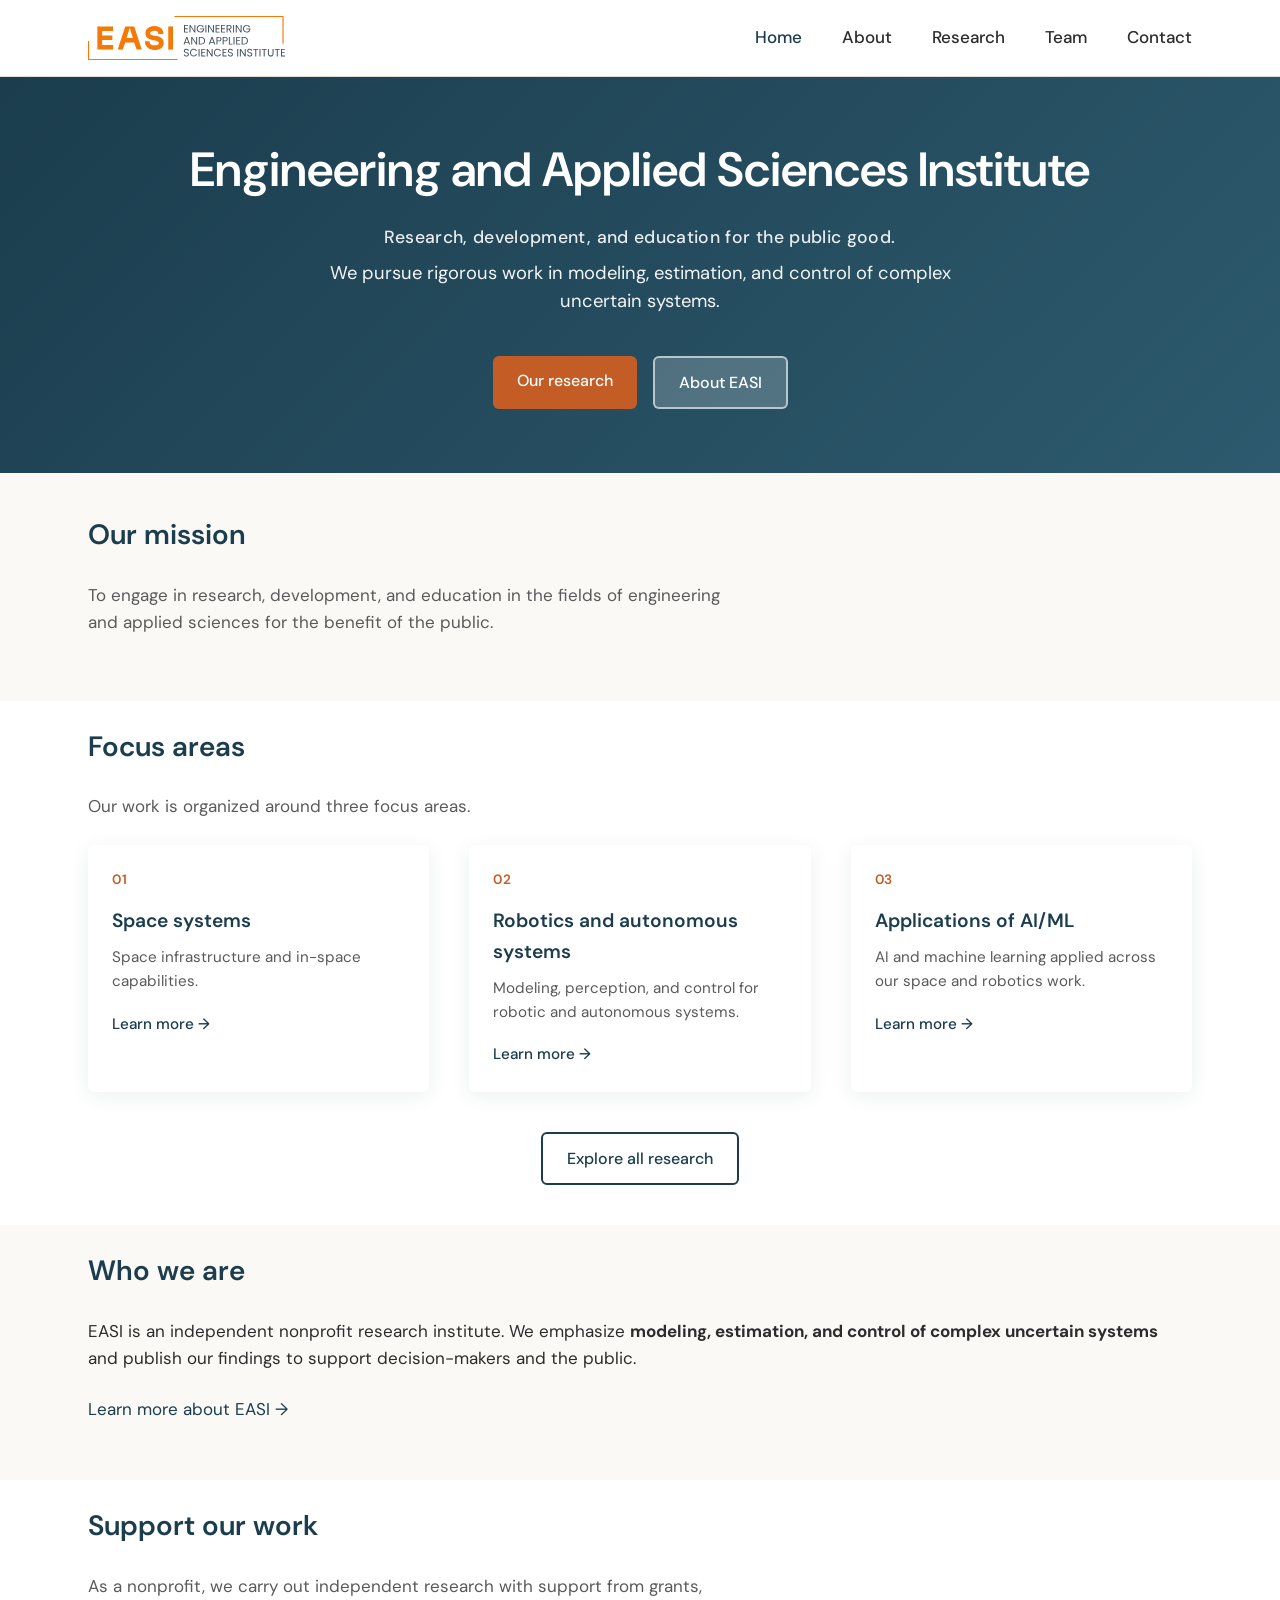
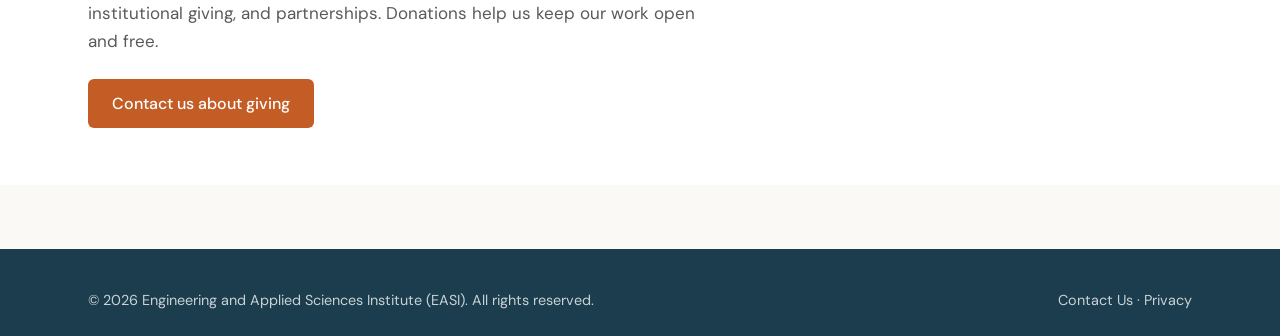
<file: index.html>
<!DOCTYPE html>
<html lang="en">
<head>
  <meta charset="UTF-8">
  <meta name="viewport" content="width=device-width, initial-scale=1.0">
  <meta name="theme-color" content="#1b3d4d">
  <title>Home | EASI</title>
  <meta name="description" content="The Engineering and Applied Sciences Institute (EASI) engages in research, development, and education in engineering and applied sciences for the benefit of the public. Space systems, robotics, AI/ML.">
  <meta property="og:type" content="website">
  <meta property="og:url" content="https://easinstitute.org/">
  <meta property="og:title" content="Home | EASI">
  <meta property="og:description" content="The Engineering and Applied Sciences Institute (EASI) engages in research, development, and education in engineering and applied sciences for the benefit of the public.">
  <meta property="og:image" content="https://easinstitute.org/images/full-logo-1200x630.png">
  <meta name="twitter:card" content="summary_large_image">
  <meta name="twitter:title" content="Home | EASI">
  <meta name="twitter:description" content="The Engineering and Applied Sciences Institute (EASI) engages in research, development, and education in engineering and applied sciences for the public.">
  <meta name="twitter:image" content="https://easinstitute.org/images/full-logo-1200x630.png">
  <link rel="canonical" href="https://easinstitute.org/">
  <script type="application/ld+json">
  {
    "@context": "https://schema.org",
    "@graph": [
      {
        "@type": "WebSite",
        "@id": "https://easinstitute.org/#website",
        "url": "https://easinstitute.org/",
        "name": "Engineering and Applied Sciences Institute",
        "description": "Research, development, and education in engineering and applied sciences for the benefit of the public. Space systems, robotics and autonomous systems, and applications of AI/ML.",
        "publisher": { "@id": "https://easinstitute.org/#organization" }
      },
      {
        "@type": "Organization",
        "@id": "https://easinstitute.org/#organization",
        "name": "Engineering and Applied Sciences Institute",
        "alternateName": "EASI",
        "url": "https://easinstitute.org/",
        "logo": "https://easinstitute.org/images/full-logo.svg",
        "description": "Independent nonprofit research institute. We engage in research, development, and education in engineering and applied sciences for the benefit of the public."
      }
    ]
  }
  </script>
  <link rel="preconnect" href="https://fonts.googleapis.com">
  <link rel="preconnect" href="https://fonts.gstatic.com" crossorigin>
  <link href="https://fonts.googleapis.com/css2?family=DM+Sans:ital,opsz,wght@0,9..40,400;0,9..40,500;0,9..40,600;1,9..40,400&display=swap" rel="stylesheet">
  <link rel="stylesheet" href="css/style.css">
  <link rel="icon" href="/images/minimal-logo.svg" type="image/svg+xml">
  <link rel="icon" href="/images/minimal-logo-1200x630.png" type="image/png">
</head>
<body>
  <header class="site-header">
    <div class="container">
      <div class="logo"><a href="/"><img src="images/full-logo.svg" alt="EASI" height="44"></a></div>
      <button class="nav-toggle" type="button" aria-label="Toggle menu" aria-expanded="false">Menu</button>
      <nav>
        <ul class="nav-main">
          <li><a href="/" aria-current="page">Home</a></li>
          <li><a href="/about">About</a></li>
          <li><a href="/research">Research</a></li>
          <li><a href="/team">Team</a></li>
          <li><a href="/contact">Contact</a></li>
        </ul>
      </nav>
    </div>
  </header>

  <main>
    <section class="hero">
      <div class="container">
        <h1>Engineering and Applied Sciences Institute</h1>
        <p class="hero-tagline">Research, development, and education for the public good.</p>
        <p class="lead">We pursue rigorous work in modeling, estimation, and control of complex uncertain systems.</p>
        <div class="hero-actions">
          <a href="/research" class="btn btn-primary">Our research</a>
          <a href="/about" class="btn btn-secondary">About EASI</a>
        </div>
      </div>
    </section>

    <section class="section section--compact">
      <div class="container">
        <h2 class="section-title">Our mission</h2>
        <p class="section-subtitle">To engage in research, development, and education in the fields of engineering and applied sciences for the benefit of the public.</p>
      </div>
    </section>

    <section class="section section--compact" style="background: var(--color-surface);">
      <div class="container">
        <h2 class="section-title">Focus areas</h2>
        <p class="section-subtitle">Our work is organized around three focus areas.</p>
        <div class="focus-area-grid">
          <article class="focus-area-card">
            <span class="focus-area-num" aria-hidden="true">01</span>
            <div class="focus-area-body">
              <h3>Space systems</h3>
              <p>Space infrastructure and in-space capabilities.</p>
              <a href="/research#space-systems">Learn more →</a>
            </div>
          </article>
          <article class="focus-area-card">
            <span class="focus-area-num" aria-hidden="true">02</span>
            <div class="focus-area-body">
              <h3>Robotics and autonomous systems</h3>
              <p>Modeling, perception, and control for robotic and autonomous systems.</p>
              <a href="/research#robotics-autonomous-systems">Learn more →</a>
            </div>
          </article>
          <article class="focus-area-card">
            <span class="focus-area-num" aria-hidden="true">03</span>
            <div class="focus-area-body">
              <h3>Applications of AI/ML</h3>
              <p>AI and machine learning applied across our space and robotics work.</p>
              <a href="/research#applications-ai-ml">Learn more →</a>
            </div>
          </article>
        </div>
        <p class="section-cta">
          <a href="/research" class="btn btn-outline">Explore all research</a>
        </p>
      </div>
    </section>

    <section class="section section--compact">
      <div class="container who-we-are">
        <h2 class="section-title">Who we are</h2>
        <p>EASI is an independent nonprofit research institute. We emphasize <strong>modeling, estimation, and control of complex uncertain systems</strong> and publish our findings to support decision-makers and the public.</p>
        <p><a href="/about">Learn more about EASI →</a></p>
      </div>
    </section>

    <section class="section section--compact" style="background: var(--color-surface);">
      <div class="container">
        <h2 class="section-title">Support our work</h2>
        <p class="section-subtitle">As a nonprofit, we carry out independent research with support from grants, institutional giving, and partnerships. Donations help us keep our work open and free.</p>
        <p>
          <a href="/contact" class="btn btn-primary">Contact us about giving</a>
        </p>
      </div>
    </section>
  </main>

  <footer class="site-footer">
    <div class="container">
      <div class="footer-bottom">
        <p>&copy; 2026 Engineering and Applied Sciences Institute (EASI). All rights reserved.</p>
        <p><a href="/contact">Contact Us</a> · <a href="/privacy">Privacy</a></p>
      </div>
    </div>
  </footer>

  <script src="js/main.js"></script>
</body>
</html>
</file>
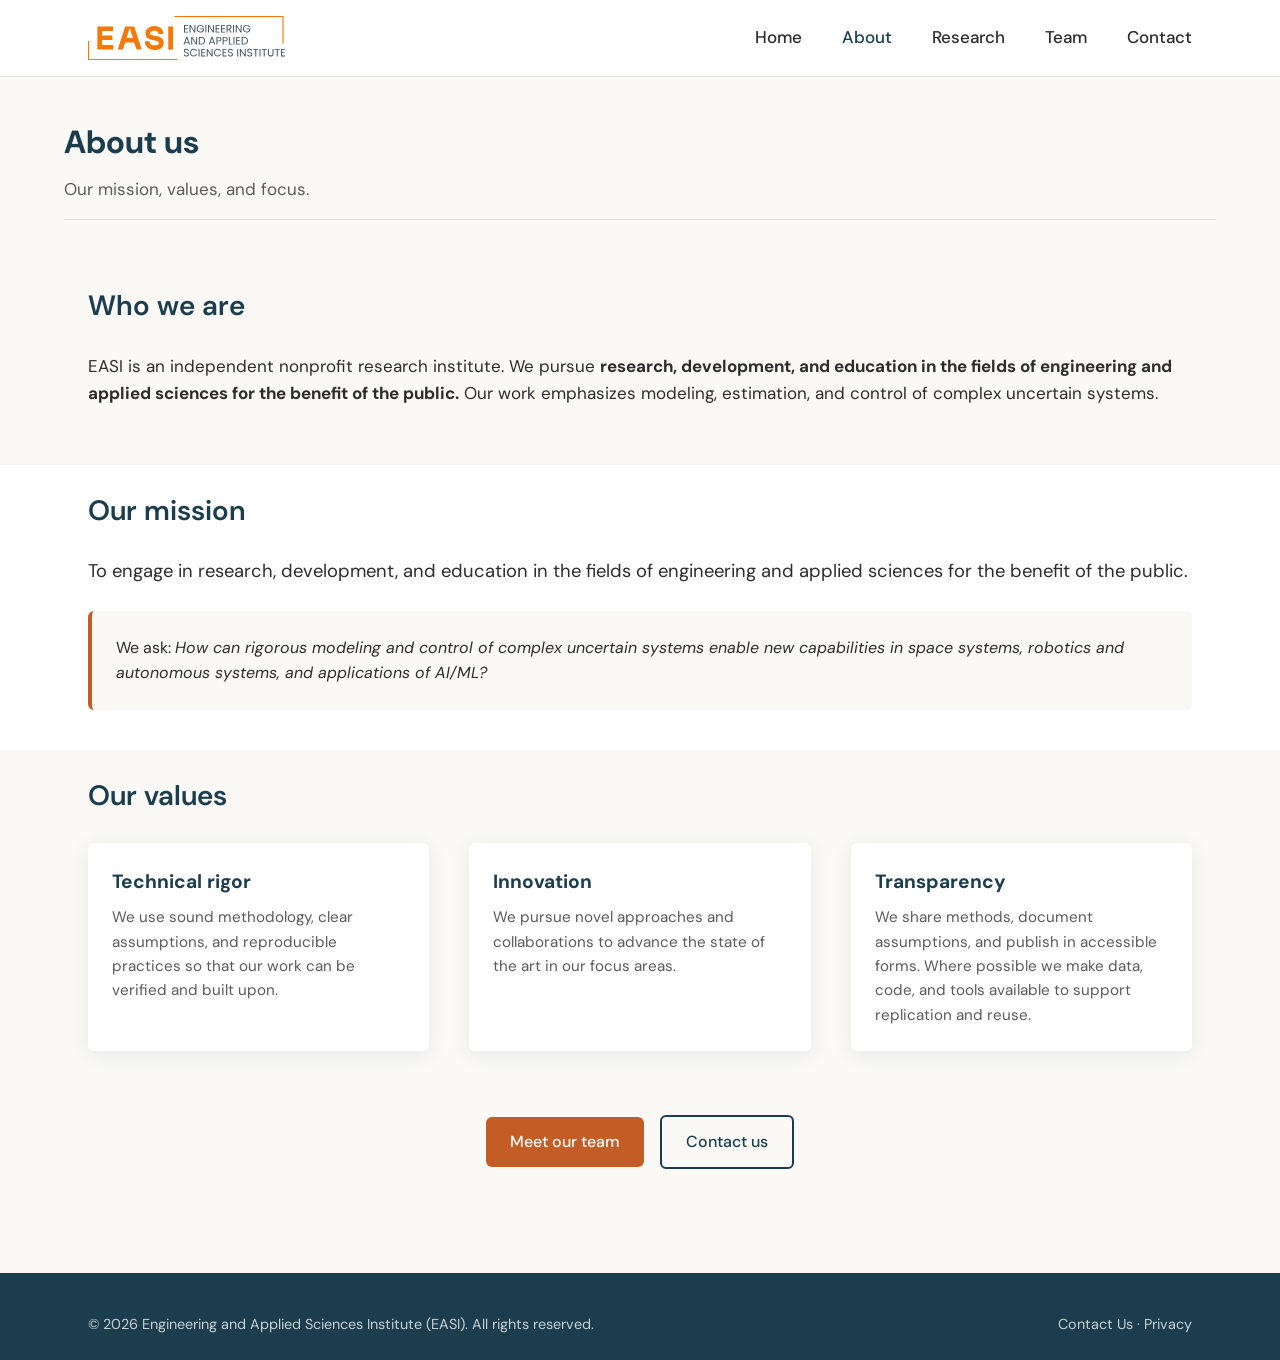
<file: about.html>
<!DOCTYPE html>
<html lang="en">
<head>
  <meta charset="UTF-8">
  <meta name="viewport" content="width=device-width, initial-scale=1.0">
  <meta name="theme-color" content="#1b3d4d">
  <title>About | EASI</title>
  <meta name="description" content="Learn about the Engineering and Applied Sciences Institute (EASI): mission, values, and history.">
  <meta property="og:type" content="website">
  <meta property="og:url" content="https://easinstitute.org/about">
  <meta property="og:title" content="About | EASI">
  <meta property="og:description" content="Learn about the Engineering and Applied Sciences Institute (EASI): mission, values, and history.">
  <meta property="og:image" content="https://easinstitute.org/images/full-logo-1200x630.png">
  <meta name="twitter:card" content="summary_large_image">
  <meta name="twitter:title" content="About | EASI">
  <meta name="twitter:description" content="Learn about the Engineering and Applied Sciences Institute (EASI): mission, values, and history.">
  <meta name="twitter:image" content="https://easinstitute.org/images/full-logo-1200x630.png">
  <link rel="canonical" href="https://easinstitute.org/about">
  <script type="application/ld+json">
  {"@context":"https://schema.org","@type":"Organization","name":"Engineering and Applied Sciences Institute","alternateName":"EASI","url":"https://easinstitute.org/","logo":"https://easinstitute.org/images/full-logo.svg","description":"Independent nonprofit research institute. We engage in research, development, and education in engineering and applied sciences for the benefit of the public."}
  </script>
  <script type="application/ld+json">
  {"@context":"https://schema.org","@type":"BreadcrumbList","itemListElement":[{"@type":"ListItem","position":1,"name":"Home","item":"https://easinstitute.org/"},{"@type":"ListItem","position":2,"name":"About","item":"https://easinstitute.org/about"}]}
  </script>
  <link rel="preconnect" href="https://fonts.googleapis.com">
  <link rel="preconnect" href="https://fonts.gstatic.com" crossorigin>
  <link href="https://fonts.googleapis.com/css2?family=DM+Sans:ital,opsz,wght@0,9..40,400;0,9..40,500;0,9..40,600;1,9..40,400&display=swap" rel="stylesheet">
  <link rel="stylesheet" href="css/style.css">
  <link rel="icon" href="/images/minimal-logo.svg" type="image/svg+xml">
  <link rel="icon" href="/images/minimal-logo-1200x630.png" type="image/png">
</head>
<body>
  <header class="site-header">
    <div class="container">
      <div class="logo"><a href="/"><img src="images/full-logo.svg" alt="EASI" height="44"></a></div>
      <button class="nav-toggle" type="button" aria-label="Toggle menu" aria-expanded="false">Menu</button>
      <nav>
        <ul class="nav-main">
          <li><a href="/">Home</a></li>
          <li><a href="/about" aria-current="page">About</a></li>
          <li><a href="/research">Research</a></li>
          <li><a href="/team">Team</a></li>
          <li><a href="/contact">Contact</a></li>
        </ul>
      </nav>
    </div>
  </header>

  <main>
    <div class="container page-header page-header--compact">
      <h1>About us</h1>
      <p class="lead">Our mission, values, and focus.</p>
    </div>

    <section class="section section--compact">
      <div class="container">
        <h2 class="section-title">Who we are</h2>
        <p>EASI is an independent nonprofit research institute. We pursue <strong>research, development, and education in the fields of engineering and applied sciences for the benefit of the public.</strong> Our work emphasizes modeling, estimation, and control of complex uncertain systems.</p>
      </div>
    </section>

    <section class="section section--compact" style="background: var(--color-surface);">
      <div class="container">
        <h2 class="section-title">Our mission</h2>
        <p class="mission-statement">To engage in research, development, and education in the fields of engineering and applied sciences for the benefit of the public.</p>
        <p class="focus-question">We ask: <em>How can rigorous modeling and control of complex uncertain systems enable new capabilities in space systems, robotics and autonomous systems, and applications of AI/ML?</em></p>
      </div>
    </section>

    <section class="section section--compact">
      <div class="container">
        <h2 class="section-title">Our values</h2>
        <div class="card-grid">
          <article class="card">
            <div class="card-body">
              <h3>Technical rigor</h3>
              <p>We use sound methodology, clear assumptions, and reproducible practices so that our work can be verified and built upon.</p>
            </div>
          </article>
          <article class="card">
            <div class="card-body">
              <h3>Innovation</h3>
              <p>We pursue novel approaches and collaborations to advance the state of the art in our focus areas.</p>
            </div>
          </article>
          <article class="card">
            <div class="card-body">
              <h3>Transparency</h3>
              <p>We share methods, document assumptions, and publish in accessible forms. Where possible we make data, code, and tools available to support replication and reuse.</p>
            </div>
          </article>
        </div>
      </div>
    </section>

    <section class="section section--compact">
      <div class="container">
        <div class="page-actions">
          <a href="/team" class="btn btn-primary">Meet our team</a>
          <a href="/contact" class="btn btn-outline">Contact us</a>
        </div>
      </div>
    </section>
  </main>

  <footer class="site-footer">
    <div class="container">
      <div class="footer-bottom">
        <p>&copy; 2026 Engineering and Applied Sciences Institute (EASI). All rights reserved.</p>
        <p><a href="/contact">Contact Us</a> · <a href="/privacy">Privacy</a></p>
      </div>
    </div>
  </footer>

  <script src="js/main.js"></script>
</body>
</html>
</file>
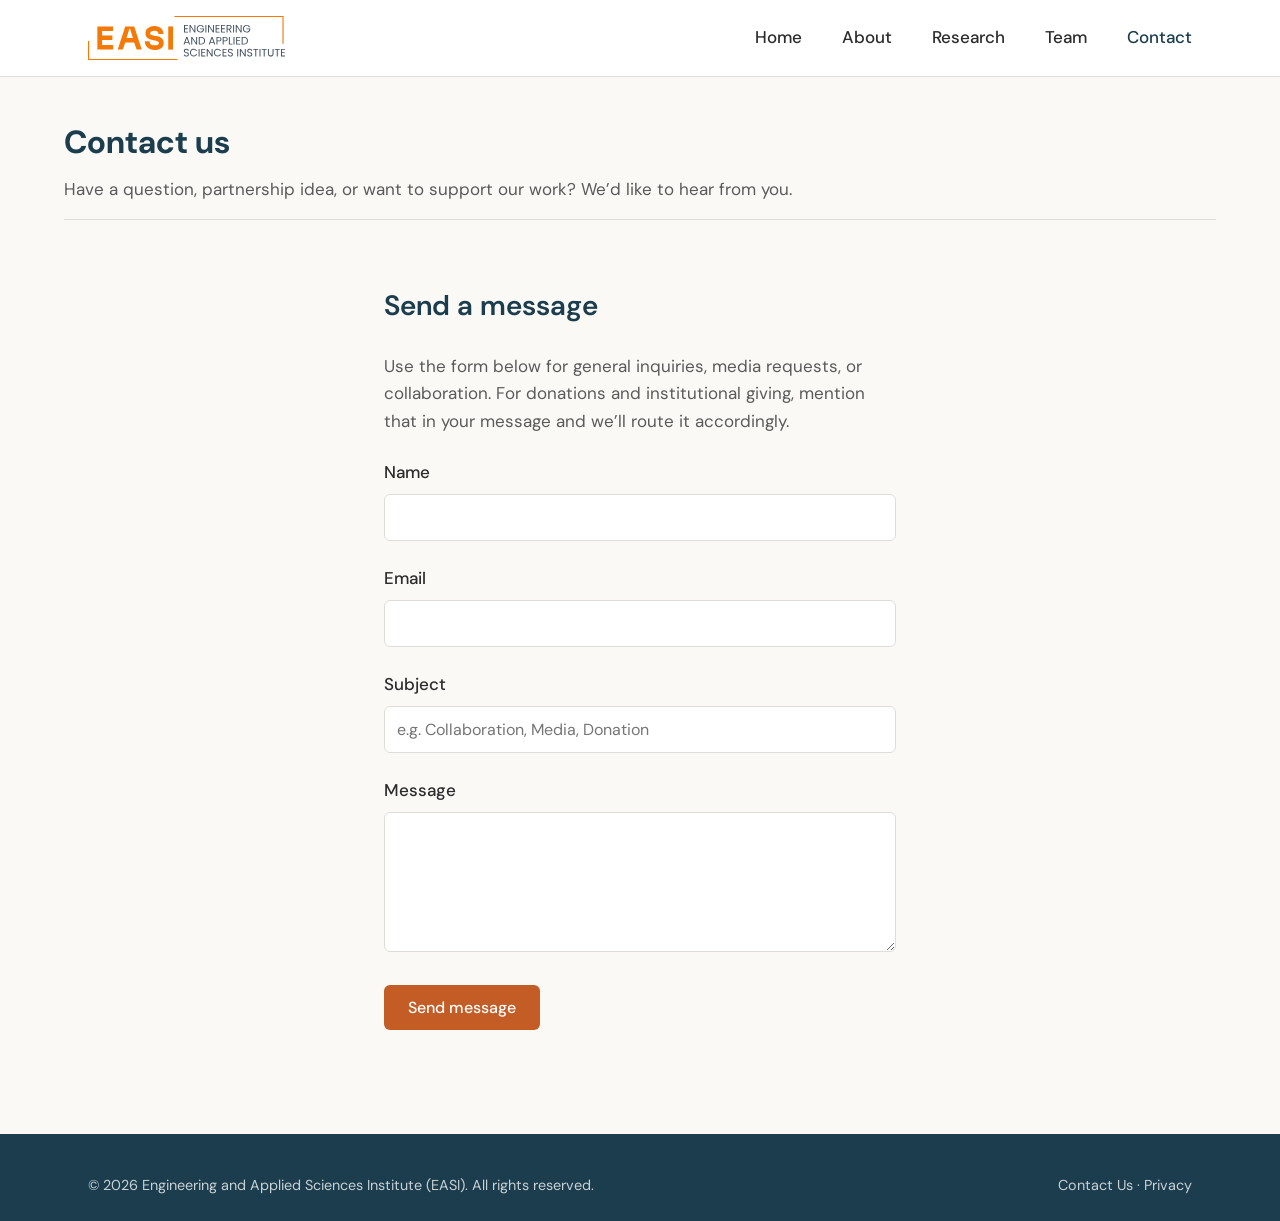
<file: contact.html>
<!DOCTYPE html>
<html lang="en">
<head>
  <meta charset="UTF-8">
  <meta name="viewport" content="width=device-width, initial-scale=1.0">
  <meta name="theme-color" content="#1b3d4d">
  <title>Contact | EASI</title>
  <meta name="description" content="Get in touch with EASI. Inquiries, collaboration, and support.">
  <meta property="og:type" content="website">
  <meta property="og:url" content="https://easinstitute.org/contact">
  <meta property="og:title" content="Contact | EASI">
  <meta property="og:description" content="Get in touch with EASI. Inquiries, collaboration, and support.">
  <meta property="og:image" content="https://easinstitute.org/images/full-logo-1200x630.png">
  <meta name="twitter:card" content="summary_large_image">
  <meta name="twitter:title" content="Contact | EASI">
  <meta name="twitter:description" content="Get in touch with EASI. Inquiries, collaboration, and support.">
  <meta name="twitter:image" content="https://easinstitute.org/images/full-logo-1200x630.png">
  <link rel="canonical" href="https://easinstitute.org/contact">
  <script type="application/ld+json">
  {"@context":"https://schema.org","@type":"Organization","name":"Engineering and Applied Sciences Institute","alternateName":"EASI","url":"https://easinstitute.org/","logo":"https://easinstitute.org/images/full-logo.svg","description":"Independent nonprofit research institute. We engage in research, development, and education in engineering and applied sciences for the benefit of the public."}
  </script>
  <script type="application/ld+json">
  {"@context":"https://schema.org","@type":"BreadcrumbList","itemListElement":[{"@type":"ListItem","position":1,"name":"Home","item":"https://easinstitute.org/"},{"@type":"ListItem","position":2,"name":"Contact","item":"https://easinstitute.org/contact"}]}
  </script>
  <link rel="preconnect" href="https://fonts.googleapis.com">
  <link rel="preconnect" href="https://fonts.gstatic.com" crossorigin>
  <link href="https://fonts.googleapis.com/css2?family=DM+Sans:ital,opsz,wght@0,9..40,400;0,9..40,500;0,9..40,600;1,9..40,400&display=swap" rel="stylesheet">
  <link rel="stylesheet" href="css/style.css">
  <link rel="icon" href="/images/minimal-logo.svg" type="image/svg+xml">
  <link rel="icon" href="/images/minimal-logo-1200x630.png" type="image/png">
</head>
<body>
  <header class="site-header">
    <div class="container">
      <div class="logo"><a href="/"><img src="images/full-logo.svg" alt="EASI" height="44"></a></div>
      <button class="nav-toggle" type="button" aria-label="Toggle menu" aria-expanded="false">Menu</button>
      <nav>
        <ul class="nav-main">
          <li><a href="/">Home</a></li>
          <li><a href="/about">About</a></li>
          <li><a href="/research">Research</a></li>
          <li><a href="/team">Team</a></li>
          <li><a href="/contact" aria-current="page">Contact</a></li>
        </ul>
      </nav>
    </div>
  </header>

  <main class="page-contact">
    <div class="container page-header page-header--compact">
      <h1>Contact us</h1>
      <p class="lead">Have a question, partnership idea, or want to support our work? We’d like to hear from you.</p>
    </div>

    <section class="section section--compact">
      <div class="container">
        <div class="contact-form-wrap">
          <h2 class="section-title">Send a message</h2>
          <p class="section-subtitle">Use the form below for general inquiries, media requests, or collaboration. For donations and institutional giving, mention that in your message and we’ll route it accordingly.</p>
          <form action="https://formspree.io/f/maqdpddq" method="post" class="contact-form">
            <div class="form-group">
              <label for="name">Name</label>
              <input type="text" id="name" name="name" required>
            </div>
            <div class="form-group">
              <label for="email">Email</label>
              <input type="email" id="email" name="email" required>
            </div>
            <div class="form-group">
              <label for="subject">Subject</label>
              <input type="text" id="subject" name="subject" placeholder="e.g. Collaboration, Media, Donation">
            </div>
            <div class="form-group">
              <label for="message">Message</label>
              <textarea id="message" name="message" required></textarea>
            </div>
            <button type="submit" class="btn btn-primary">Send message</button>
          </form>
        </div>
      </div>
    </section>
  </main>

  <footer class="site-footer">
    <div class="container">
      <div class="footer-bottom">
        <p>&copy; 2026 Engineering and Applied Sciences Institute (EASI). All rights reserved.</p>
        <p><a href="/contact">Contact Us</a> · <a href="/privacy">Privacy</a></p>
      </div>
    </div>
  </footer>

  <script src="js/main.js"></script>
</body>
</html>
</file>
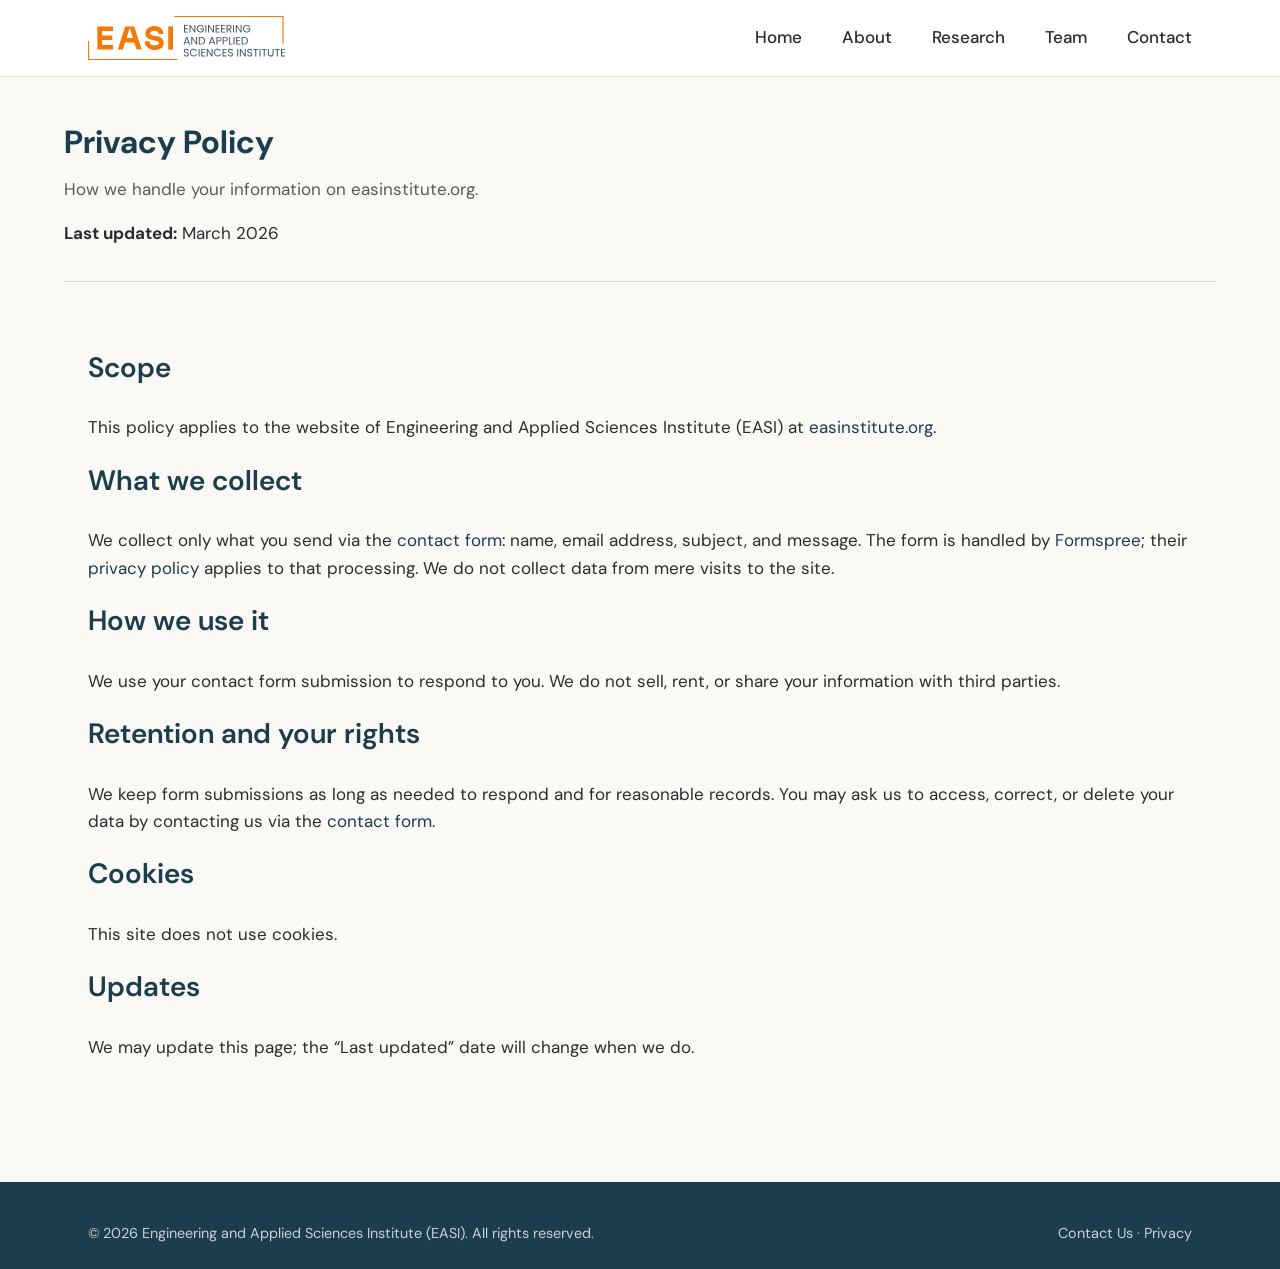
<file: privacy.html>
<!DOCTYPE html>
<html lang="en">
<head>
  <meta charset="UTF-8">
  <meta name="viewport" content="width=device-width, initial-scale=1.0">
  <meta name="theme-color" content="#1b3d4d">
  <title>Privacy Policy | EASI</title>
  <meta name="description" content="Privacy policy for easinstitute.org: what we collect, how we use it, and your rights.">
  <meta property="og:type" content="website">
  <meta property="og:url" content="https://easinstitute.org/privacy">
  <meta property="og:title" content="Privacy Policy | EASI">
  <meta property="og:description" content="Privacy policy for easinstitute.org.">
  <meta property="og:image" content="https://easinstitute.org/images/full-logo-1200x630.png">
  <meta name="twitter:card" content="summary_large_image">
  <meta name="twitter:title" content="Privacy Policy | EASI">
  <meta name="twitter:description" content="Privacy policy for easinstitute.org.">
  <meta name="twitter:image" content="https://easinstitute.org/images/full-logo-1200x630.png">
  <link rel="canonical" href="https://easinstitute.org/privacy">
  <script type="application/ld+json">
  {"@context":"https://schema.org","@type":"Organization","name":"Engineering and Applied Sciences Institute","alternateName":"EASI","url":"https://easinstitute.org/","logo":"https://easinstitute.org/images/full-logo.svg","description":"Independent nonprofit research institute. We engage in research, development, and education in engineering and applied sciences for the benefit of the public."}
  </script>
  <script type="application/ld+json">
  {"@context":"https://schema.org","@type":"BreadcrumbList","itemListElement":[{"@type":"ListItem","position":1,"name":"Home","item":"https://easinstitute.org/"},{"@type":"ListItem","position":2,"name":"Privacy","item":"https://easinstitute.org/privacy"}]}
  </script>
  <link rel="preconnect" href="https://fonts.googleapis.com">
  <link rel="preconnect" href="https://fonts.gstatic.com" crossorigin>
  <link href="https://fonts.googleapis.com/css2?family=DM+Sans:ital,opsz,wght@0,9..40,400;0,9..40,500;0,9..40,600;1,9..40,400&display=swap" rel="stylesheet">
  <link rel="stylesheet" href="css/style.css">
  <link rel="icon" href="/images/minimal-logo.svg" type="image/svg+xml">
  <link rel="icon" href="/images/minimal-logo-1200x630.png" type="image/png">
</head>
<body>
  <header class="site-header">
    <div class="container">
      <div class="logo"><a href="/"><img src="images/full-logo.svg" alt="EASI" height="44"></a></div>
      <button class="nav-toggle" type="button" aria-label="Toggle menu" aria-expanded="false">Menu</button>
      <nav>
        <ul class="nav-main">
          <li><a href="/">Home</a></li>
          <li><a href="/about">About</a></li>
          <li><a href="/research">Research</a></li>
          <li><a href="/team">Team</a></li>
          <li><a href="/contact">Contact</a></li>
        </ul>
      </nav>
    </div>
  </header>

  <main class="page-privacy">
    <div class="container page-header page-header--compact">
      <h1>Privacy Policy</h1>
      <p class="lead">How we handle your information on easinstitute.org.</p>
      <p><strong>Last updated:</strong> March 2026</p>
    </div>

    <section class="section section--compact">
      <div class="container prose">
        <h2 class="section-title">Scope</h2>
        <p>This policy applies to the website of Engineering and Applied Sciences Institute (EASI) at <a href="https://easinstitute.org">easinstitute.org</a>.</p>

        <h2 class="section-title">What we collect</h2>
        <p>We collect only what you send via the <a href="/contact">contact form</a>: name, email address, subject, and message. The form is handled by <a href="https://formspree.io" target="_blank" rel="noopener noreferrer">Formspree</a>; their <a href="https://formspree.io/legal/privacy-policy" target="_blank" rel="noopener noreferrer">privacy policy</a> applies to that processing. We do not collect data from mere visits to the site.</p>

        <h2 class="section-title">How we use it</h2>
        <p>We use your contact form submission to respond to you. We do not sell, rent, or share your information with third parties.</p>

        <h2 class="section-title">Retention and your rights</h2>
        <p>We keep form submissions as long as needed to respond and for reasonable records. You may ask us to access, correct, or delete your data by contacting us via the <a href="/contact">contact form</a>.</p>

        <h2 class="section-title">Cookies</h2>
        <p>This site does not use cookies.</p>

        <h2 class="section-title">Updates</h2>
        <p>We may update this page; the “Last updated” date will change when we do.</p>
      </div>
    </section>
  </main>

  <footer class="site-footer">
    <div class="container">
      <div class="footer-bottom">
        <p>&copy; 2026 Engineering and Applied Sciences Institute (EASI). All rights reserved.</p>
        <p><a href="/contact">Contact Us</a> · <a href="/privacy">Privacy</a></p>
      </div>
    </div>
  </footer>

  <script src="js/main.js"></script>
</body>
</html>
</file>
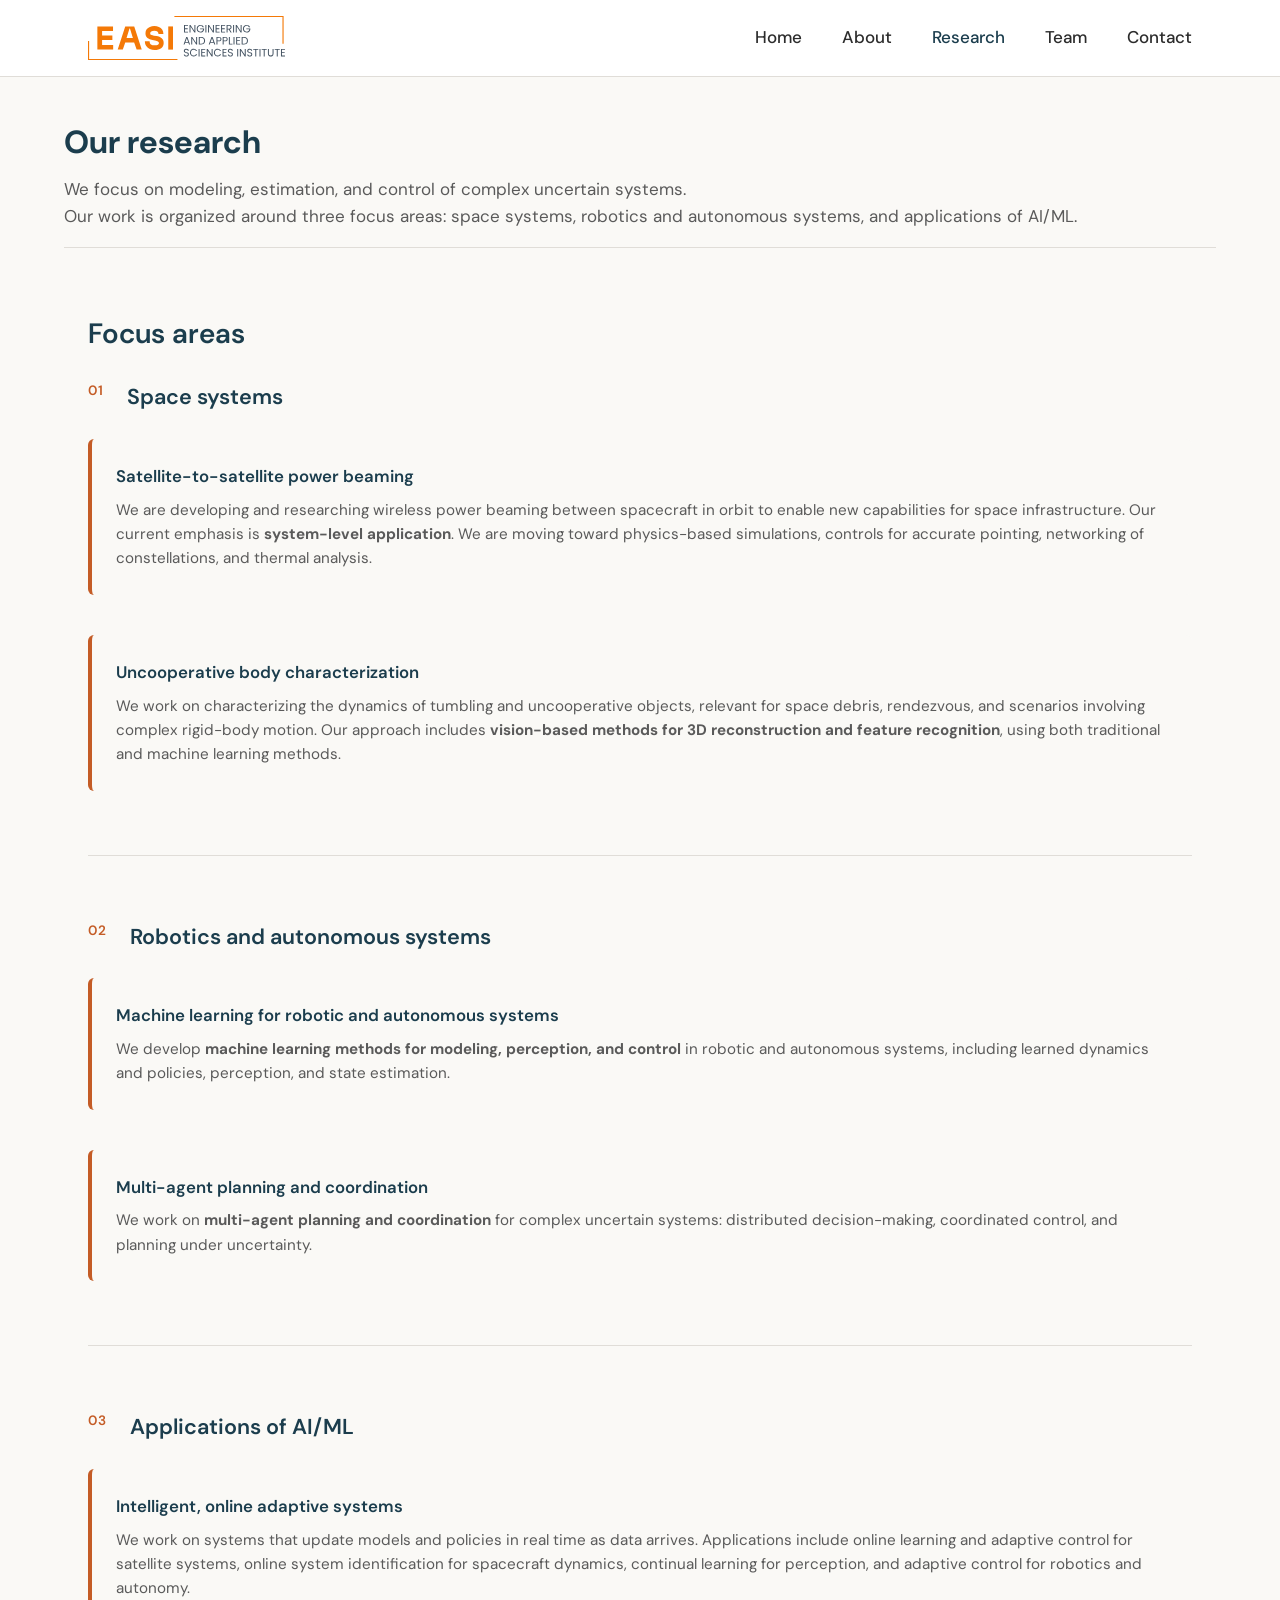
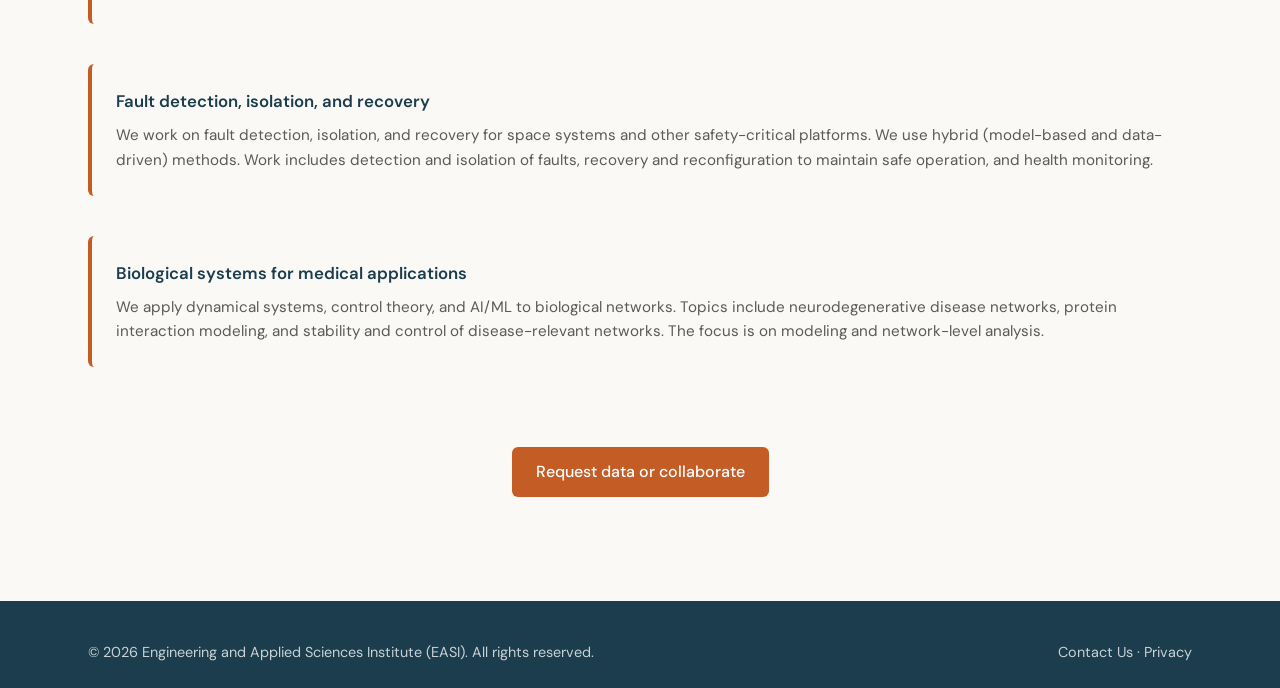
<file: research.html>
<!DOCTYPE html>
<html lang="en">
<head>
  <meta charset="UTF-8">
  <meta name="viewport" content="width=device-width, initial-scale=1.0">
  <meta name="theme-color" content="#1b3d4d">
  <title>Research | EASI</title>
  <meta name="description" content="Explore EASI research areas, projects, and publications.">
  <meta property="og:type" content="website">
  <meta property="og:url" content="https://easinstitute.org/research">
  <meta property="og:title" content="Research | EASI">
  <meta property="og:description" content="Explore EASI research areas, projects, and publications.">
  <meta property="og:image" content="https://easinstitute.org/images/full-logo-1200x630.png">
  <meta name="twitter:card" content="summary_large_image">
  <meta name="twitter:title" content="Research | EASI">
  <meta name="twitter:description" content="Explore EASI research areas, projects, and publications.">
  <meta name="twitter:image" content="https://easinstitute.org/images/full-logo-1200x630.png">
  <link rel="canonical" href="https://easinstitute.org/research">
  <script type="application/ld+json">
  {"@context":"https://schema.org","@type":"Organization","name":"Engineering and Applied Sciences Institute","alternateName":"EASI","url":"https://easinstitute.org/","logo":"https://easinstitute.org/images/full-logo.svg","description":"Independent nonprofit research institute. We engage in research, development, and education in engineering and applied sciences for the benefit of the public."}
  </script>
  <script type="application/ld+json">
  {"@context":"https://schema.org","@type":"BreadcrumbList","itemListElement":[{"@type":"ListItem","position":1,"name":"Home","item":"https://easinstitute.org/"},{"@type":"ListItem","position":2,"name":"Research","item":"https://easinstitute.org/research"}]}
  </script>
  <link rel="preconnect" href="https://fonts.googleapis.com">
  <link rel="preconnect" href="https://fonts.gstatic.com" crossorigin>
  <link href="https://fonts.googleapis.com/css2?family=DM+Sans:ital,opsz,wght@0,9..40,400;0,9..40,500;0,9..40,600;1,9..40,400&display=swap" rel="stylesheet">
  <link rel="stylesheet" href="css/style.css">
  <link rel="icon" href="/images/minimal-logo.svg" type="image/svg+xml">
  <link rel="icon" href="/images/minimal-logo-1200x630.png" type="image/png">
</head>
<body class="page-research">
  <header class="site-header">
    <div class="container">
      <div class="logo"><a href="/"><img src="images/full-logo.svg" alt="EASI" height="44"></a></div>
      <button class="nav-toggle" type="button" aria-label="Toggle menu" aria-expanded="false">Menu</button>
      <nav>
        <ul class="nav-main">
          <li><a href="/">Home</a></li>
          <li><a href="/about">About</a></li>
          <li><a href="/research" aria-current="page">Research</a></li>
          <li><a href="/team">Team</a></li>
          <li><a href="/contact">Contact</a></li>
        </ul>
      </nav>
    </div>
  </header>

  <main>
    <div class="container page-header page-header--compact">
      <h1>Our research</h1>
      <p class="lead">We focus on modeling, estimation, and control of complex uncertain systems.</p>
      <p class="lead">Our work is organized around three focus areas: space systems, robotics and autonomous systems, and applications of AI/ML.</p>
    </div>

    <section class="section section--compact">
      <div class="container">
        <h2 class="section-title">Focus areas</h2>
        <article class="focus-area-block" id="space-systems">
          <div class="focus-area-block-header">
            <span class="focus-area-num" aria-hidden="true">01</span>
            <div>
              <h3>Space systems</h3>
            </div>
          </div>
          <div class="project-list">
            <div class="project-item" id="power-beaming">
              <h4>Satellite-to-satellite power beaming</h4>
              <p>We are developing and researching wireless power beaming between spacecraft in orbit to enable new capabilities for space infrastructure. Our current emphasis is <strong>system-level application</strong>. We are moving toward physics-based simulations, controls for accurate pointing, networking of constellations, and thermal analysis.</p>
            </div>
            <div class="project-item" id="uncooperative-body">
              <h4>Uncooperative body characterization</h4>
              <p>We work on characterizing the dynamics of tumbling and uncooperative objects, relevant for space debris, rendezvous, and scenarios involving complex rigid-body motion. Our approach includes <strong>vision-based methods for 3D reconstruction and feature recognition</strong>, using both traditional and machine learning methods.</p>
            </div>
          </div>
        </article>

        <article class="focus-area-block" id="robotics-autonomous-systems">
          <div class="focus-area-block-header">
            <span class="focus-area-num" aria-hidden="true">02</span>
            <div>
              <h3>Robotics and autonomous systems</h3>
            </div>
          </div>
          <div class="project-list">
            <div class="project-item">
              <h4>Machine learning for robotic and autonomous systems</h4>
              <p>We develop <strong>machine learning methods for modeling, perception, and control</strong> in robotic and autonomous systems, including learned dynamics and policies, perception, and state estimation.</p>
            </div>
            <div class="project-item">
              <h4>Multi-agent planning and coordination</h4>
              <p>We work on <strong>multi-agent planning and coordination</strong> for complex uncertain systems: distributed decision-making, coordinated control, and planning under uncertainty.</p>
            </div>
          </div>
        </article>

        <article class="focus-area-block" id="applications-ai-ml">
          <div class="focus-area-block-header">
            <span class="focus-area-num" aria-hidden="true">03</span>
            <div>
              <h3>Applications of AI/ML</h3>
            </div>
          </div>
          <div class="project-list">
            <div class="project-item">
              <h4>Intelligent, online adaptive systems</h4>
              <p>We work on systems that update models and policies in real time as data arrives. Applications include online learning and adaptive control for satellite systems, online system identification for spacecraft dynamics, continual learning for perception, and adaptive control for robotics and autonomy.</p>
            </div>
            <div class="project-item">
              <h4>Fault detection, isolation, and recovery</h4>
              <p>We work on fault detection, isolation, and recovery for space systems and other safety-critical platforms. We use hybrid (model-based and data-driven) methods. Work includes detection and isolation of faults, recovery and reconfiguration to maintain safe operation, and health monitoring.</p>
            </div>
            <div class="project-item">
              <h4>Biological systems for medical applications</h4>
              <p>We apply dynamical systems, control theory, and AI/ML to biological networks. Topics include neurodegenerative disease networks, protein interaction modeling, and stability and control of disease-relevant networks. The focus is on modeling and network-level analysis.</p>
            </div>
          </div>
        </article>
      </div>
    </section>

    <!--
    <section class="section section--compact" style="background: var(--color-surface);">
      <div class="container">
        <h2 class="section-title">Publications &amp; outputs</h2>
        <p class="section-subtitle">Reports, preprints, and data are listed here as projects mature. Papers appear with title, authors, date, and link (e.g. arXiv or PDF).</p>
        <div class="pub-list-wrap">
          <p class="pub-list-empty">No publications yet. Check back for updates.</p>
          When you have papers, replace the above with a list like:
          <ul class="pub-list">
            <li><a href="#">Paper title</a>, Authors, YYYY. <span class="pub-type">Preprint</span></li>
          </ul>
        </div>
        <h3 class="subsection-title">Data &amp; tools</h3>
        <p>Links to datasets, code, or methodological documentation are provided when available to support reproducibility and collaboration.</p>
      </div>
    </section>
    -->

    <section class="section section--compact">
      <div class="container">
        <p class="section-cta">
          <a href="/contact" class="btn btn-primary">Request data or collaborate</a>
        </p>
      </div>
    </section>
  </main>

  <footer class="site-footer">
    <div class="container">
      <div class="footer-bottom">
        <p>&copy; 2026 Engineering and Applied Sciences Institute (EASI). All rights reserved.</p>
        <p><a href="/contact">Contact Us</a> · <a href="/privacy">Privacy</a></p>
      </div>
    </div>
  </footer>

  <script src="js/main.js"></script>
</body>
</html>
</file>
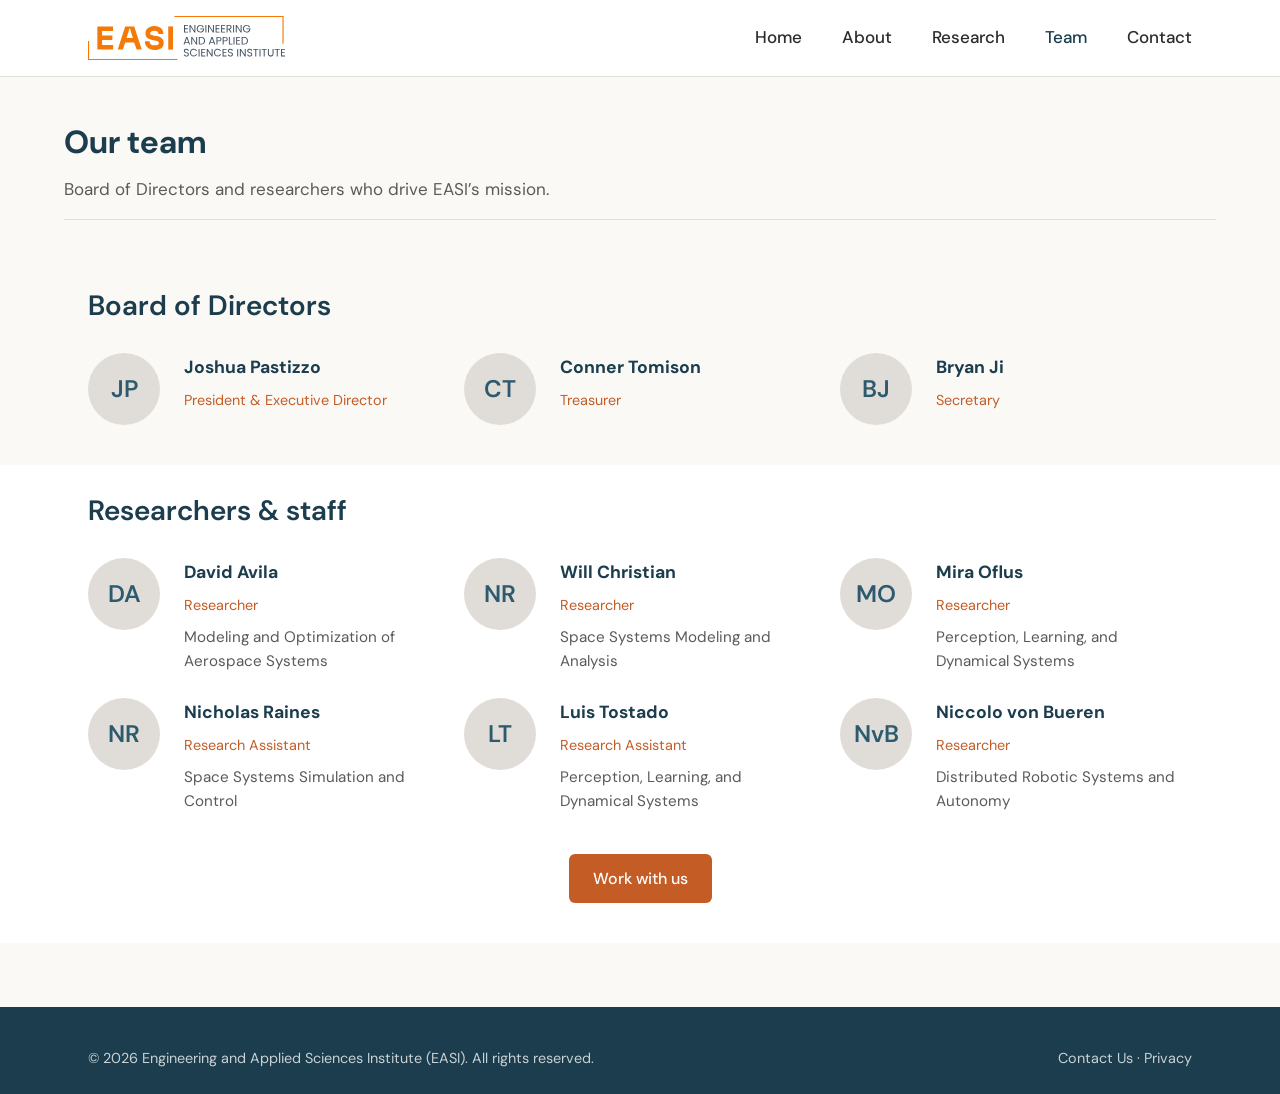
<file: team.html>
<!DOCTYPE html>
<html lang="en">
<head>
  <meta charset="UTF-8">
  <meta name="viewport" content="width=device-width, initial-scale=1.0">
  <meta name="theme-color" content="#1b3d4d">
  <title>Team | EASI</title>
  <meta name="description" content="EASI team: Board of Directors and researchers.">
  <meta property="og:type" content="website">
  <meta property="og:url" content="https://easinstitute.org/team">
  <meta property="og:title" content="Team | EASI">
  <meta property="og:description" content="EASI team: Board of Directors and researchers.">
  <meta property="og:image" content="https://easinstitute.org/images/full-logo-1200x630.png">
  <meta name="twitter:card" content="summary_large_image">
  <meta name="twitter:title" content="Team | EASI">
  <meta name="twitter:description" content="EASI team: Board of Directors and researchers.">
  <meta name="twitter:image" content="https://easinstitute.org/images/full-logo-1200x630.png">
  <link rel="canonical" href="https://easinstitute.org/team">
  <script type="application/ld+json">
  {"@context":"https://schema.org","@type":"Organization","name":"Engineering and Applied Sciences Institute","alternateName":"EASI","url":"https://easinstitute.org/","logo":"https://easinstitute.org/images/full-logo.svg","description":"Independent nonprofit research institute. We engage in research, development, and education in engineering and applied sciences for the benefit of the public."}
  </script>
  <script type="application/ld+json">
  {"@context":"https://schema.org","@type":"BreadcrumbList","itemListElement":[{"@type":"ListItem","position":1,"name":"Home","item":"https://easinstitute.org/"},{"@type":"ListItem","position":2,"name":"Team","item":"https://easinstitute.org/team"}]}
  </script>
  <link rel="preconnect" href="https://fonts.googleapis.com">
  <link rel="preconnect" href="https://fonts.gstatic.com" crossorigin>
  <link href="https://fonts.googleapis.com/css2?family=DM+Sans:ital,opsz,wght@0,9..40,400;0,9..40,500;0,9..40,600;1,9..40,400&display=swap" rel="stylesheet">
  <link rel="stylesheet" href="css/style.css">
  <link rel="icon" href="/images/minimal-logo.svg" type="image/svg+xml">
  <link rel="icon" href="/images/minimal-logo-1200x630.png" type="image/png">
</head>
<body>
  <header class="site-header">
    <div class="container">
      <div class="logo"><a href="/"><img src="images/full-logo.svg" alt="EASI" height="44"></a></div>
      <button class="nav-toggle" type="button" aria-label="Toggle menu" aria-expanded="false">Menu</button>
      <nav>
        <ul class="nav-main">
          <li><a href="/">Home</a></li>
          <li><a href="/about">About</a></li>
          <li><a href="/research">Research</a></li>
          <li><a href="/team" aria-current="page">Team</a></li>
          <li><a href="/contact">Contact</a></li>
        </ul>
      </nav>
    </div>
  </header>

  <main class="page-team">
    <div class="container page-header page-header--compact">
      <h1>Our team</h1>
      <p class="lead">Board of Directors and researchers who drive EASI’s mission.</p>
    </div>

    <section class="section section--compact">
      <div class="container">
        <h2 class="section-title">Board of Directors</h2>
        <div class="team-list">
          <article class="team-member">
            <div class="avatar" aria-hidden="true">JP</div>
            <div>
              <h3>Joshua Pastizzo</h3>
              <p class="role">President &amp; Executive Director</p>
            </div>
          </article>
          <article class="team-member">
            <div class="avatar" aria-hidden="true">CT</div>
            <div>
              <h3>Conner Tomison</h3>
              <p class="role">Treasurer</p>
            </div>
          </article>
          <article class="team-member">
            <div class="avatar" aria-hidden="true">BJ</div>
            <div>
              <h3>Bryan Ji</h3>
              <p class="role">Secretary</p>
            </div>
          </article>
        </div>
      </div>
    </section>

    <section class="section section--compact" style="background: var(--color-surface);">
      <div class="container">
        <h2 class="section-title">Researchers &amp; staff</h2>
        <div class="team-list">
          <article class="team-member">
            <div class="avatar" aria-hidden="true">DA</div>
            <div>
              <h3>David Avila</h3>
              <p class="role">Researcher</p>
              <p>Modeling and Optimization of Aerospace Systems</p>
            </div>
          </article>
          <article class="team-member">
            <div class="avatar" aria-hidden="true">NR</div>
            <div>
              <h3>Will Christian</h3>
              <p class="role">Researcher</p>
              <p>Space Systems Modeling and Analysis</p>
            </div>
          </article>
          <article class="team-member">
            <div class="avatar" aria-hidden="true">MO</div>
            <div>
              <h3>Mira Oflus</h3>
              <p class="role">Researcher</p>
              <p>Perception, Learning, and Dynamical Systems</p>
            </div>
          </article>
          <article class="team-member">
            <div class="avatar" aria-hidden="true">NR</div>
            <div>
              <h3>Nicholas Raines</h3>
              <p class="role">Research Assistant</p>
              <p>Space Systems Simulation and Control</p>
            </div>
          </article>
          <article class="team-member">
            <div class="avatar" aria-hidden="true">LT</div>
            <div>
              <h3>Luis Tostado</h3>
              <p class="role">Research Assistant</p>
              <p>Perception, Learning, and Dynamical Systems</p>
            </div>
          </article>
          <article class="team-member">
            <div class="avatar" aria-hidden="true">NvB</div>
            <div>
              <h3>Niccolo von Bueren</h3>
              <p class="role">Researcher</p>
              <p>Distributed Robotic Systems and Autonomy</p>
            </div>
          </article>
        </div>
        <p class="section-cta">
          <a href="/contact" class="btn btn-primary">Work with us</a>
        </p>
      </div>
    </section>
  </main>

  <footer class="site-footer">
    <div class="container">
      <div class="footer-bottom">
        <p>&copy; 2026 Engineering and Applied Sciences Institute (EASI). All rights reserved.</p>
        <p><a href="/contact">Contact Us</a> · <a href="/privacy">Privacy</a></p>
      </div>
    </div>
  </footer>

  <script src="js/main.js"></script>
</body>
</html>
</file>
<file: css/style.css>
/* Nonprofit Research Institute - Main styles */
:root {
  --color-bg: #faf9f6;
  --color-surface: #ffffff;
  --color-primary: #1b3d4d;
  --color-primary-light: #2d5a6e;
  --color-accent: #c45c26;
  --color-accent-soft: #e8a87c;
  --color-text: #2c2c2c;
  --color-text-muted: #5a5a5a;
  --color-border: #e0ddd8;
  --font-heading: "DM Sans", "Segoe UI", sans-serif;
  --font-body: "DM Sans", "Segoe UI", sans-serif;
  --max-width: 72rem;
  --space-xs: 0.5rem;
  --space-sm: 1rem;
  --space-md: 1.5rem;
  --space-lg: 2.5rem;
  --space-xl: 4rem;
  --radius: 6px;
  --shadow: 0 4px 20px rgba(27, 61, 77, 0.08);
  --shadow-hover: 0 8px 30px rgba(27, 61, 77, 0.12);
}

*,
*::before,
*::after {
  box-sizing: border-box;
}

html {
  scroll-behavior: smooth;
}

body {
  margin: 0;
  font-family: var(--font-body);
  font-size: 1.0625rem;
  line-height: 1.6;
  color: var(--color-text);
  background: var(--color-bg);
}

img {
  max-width: 100%;
  height: auto;
  display: block;
}

a {
  color: var(--color-primary);
  text-decoration: none;
  transition: color 0.2s ease;
}
a:hover {
  color: var(--color-accent);
}

/* Layout */
.container {
  width: 100%;
  max-width: var(--max-width);
  margin: 0 auto;
  padding: 0 var(--space-md);
}

/* Header & Nav */
.site-header {
  background: var(--color-surface);
  border-bottom: 1px solid var(--color-border);
  position: sticky;
  top: 0;
  z-index: 100;
}

.site-header .container {
  display: flex;
  align-items: center;
  justify-content: space-between;
  padding-top: var(--space-sm);
  padding-bottom: var(--space-sm);
}

.logo {
  font-family: var(--font-heading);
  font-size: 1.35rem;
  font-weight: 600;
  color: var(--color-primary);
}
.logo a {
  color: inherit;
  display: block;
}
.logo a:hover {
  color: var(--color-primary-light);
}
.logo img {
  display: block;
  height: 44px;
  width: auto;
  vertical-align: middle;
}

.nav-toggle {
  display: none;
  background: none;
  border: none;
  padding: var(--space-xs);
  cursor: pointer;
  color: var(--color-primary);
  font-size: 1.5rem;
}

.nav-main {
  display: flex;
  align-items: center;
  gap: var(--space-lg);
  list-style: none;
  margin: 0;
  padding: 0;
}

.nav-main a {
  font-weight: 500;
  color: var(--color-text);
}
.nav-main a:hover,
.nav-main a[aria-current="page"] {
  color: var(--color-primary);
}

/* Hero */
.hero {
  background: linear-gradient(135deg, var(--color-primary) 0%, var(--color-primary-light) 100%);
  color: #fff;
  padding: var(--space-xl) 0;
  text-align: center;
}

.hero h1 {
  font-family: var(--font-heading);
  font-size: clamp(2rem, 5vw, 3rem);
  font-weight: 600;
  margin: 0 0 var(--space-md);
  line-height: 1.2;
}

.hero-tagline {
  font-size: 1.1rem;
  font-weight: 500;
  opacity: 0.9;
  margin: 0 0 var(--space-xs);
  letter-spacing: 0.02em;
}

.hero .lead {
  font-size: 1.15rem;
  opacity: 0.95;
  max-width: 40rem;
  margin: 0 auto var(--space-lg);
  line-height: 1.55;
}

.hero-actions {
  display: flex;
  flex-wrap: wrap;
  gap: var(--space-sm);
  justify-content: center;
}

/* Buttons */
.btn {
  display: inline-block;
  padding: 0.75rem 1.5rem;
  font-family: var(--font-body);
  font-size: 1rem;
  font-weight: 500;
  border-radius: var(--radius);
  border: none;
  cursor: pointer;
  transition: transform 0.15s ease, box-shadow 0.2s ease;
}
.btn:hover {
  transform: translateY(-1px);
}

.btn-primary {
  background: var(--color-accent);
  color: #fff;
}
.btn-primary:hover {
  background: #a84d1e;
  box-shadow: var(--shadow-hover);
}

.btn-secondary {
  background: rgba(255, 255, 255, 0.2);
  color: #fff;
  border: 2px solid rgba(255, 255, 255, 0.6);
}
.btn-secondary:hover {
  background: rgba(255, 255, 255, 0.25);
  border-color: #fff;
}

.btn-outline {
  background: transparent;
  color: var(--color-primary);
  border: 2px solid var(--color-primary);
}
.btn-outline:hover {
  background: var(--color-primary);
  color: #fff;
}

/* Sections */
.section {
  padding: var(--space-xl) 0;
}

.section-title {
  font-family: var(--font-heading);
  font-size: 1.75rem;
  font-weight: 600;
  color: var(--color-primary);
  margin: 0 0 var(--space-md);
}

.section-subtitle {
  color: var(--color-text-muted);
  margin: 0 0 var(--space-lg);
  max-width: 40rem;
}

/* Cards */
.card-grid {
  display: grid;
  grid-template-columns: repeat(auto-fill, minmax(280px, 1fr));
  gap: var(--space-lg);
}

.card {
  background: var(--color-surface);
  border-radius: var(--radius);
  overflow: hidden;
  box-shadow: var(--shadow);
  transition: box-shadow 0.2s ease, transform 0.2s ease;
}
.card:hover {
  box-shadow: var(--shadow-hover);
  transform: translateY(-2px);
}

.card-body {
  padding: var(--space-md);
}

.card h3 {
  font-family: var(--font-heading);
  font-size: 1.2rem;
  margin: 0 0 var(--space-xs);
  color: var(--color-primary);
}

.card p {
  margin: 0;
  color: var(--color-text-muted);
  font-size: 0.95rem;
}

/* Footer */
.site-footer {
  background: var(--color-primary);
  color: rgba(255, 255, 255, 0.9);
  padding: var(--space-lg) 0 var(--space-md);
  margin-top: var(--space-xl);
}

.site-footer a {
  color: rgba(255, 255, 255, 0.9);
}
.site-footer a:hover {
  color: #fff;
}

.footer-bottom {
  display: flex;
  flex-wrap: wrap;
  align-items: center;
  justify-content: space-between;
  gap: var(--space-sm);
  width: 100%;
  font-size: 0.9rem;
  opacity: 0.85;
}
.footer-bottom p:first-child {
  margin: 0;
}
.footer-bottom p:last-child {
  margin: 0;
  margin-left: auto;
}

/* Page content */
.page-header {
  padding: var(--space-lg) 0 var(--space-md);
  border-bottom: 1px solid var(--color-border);
  margin-bottom: var(--space-xl);
}

.page-header h1 {
  font-family: var(--font-heading);
  font-size: 2rem;
  color: var(--color-primary);
  margin: 0 0 var(--space-xs);
}

.page-header .lead {
  color: var(--color-text-muted);
  margin: 0;
}

.page-header--compact {
  padding-bottom: var(--space-sm);
  margin-bottom: var(--space-md);
}

.section--compact {
  padding: var(--space-lg) 0;
}

.section--compact + .section--compact {
  padding-top: var(--space-md);
}

.section--compact .section-subtitle {
  margin-bottom: var(--space-md);
}

.section-cta {
  text-align: center;
  margin: var(--space-lg) 0 0;
}

.page-actions {
  display: flex;
  flex-wrap: wrap;
  align-items: center;
  justify-content: center;
  gap: var(--space-sm);
  margin: 0;
}

.page-research .section.section--compact:last-of-type {
  padding-top: var(--space-sm);
}

.page-research .section.section--compact:last-of-type .section-cta {
  margin-top: var(--space-md);
}

.page-team .team-list {
  gap: var(--space-md);
}

/* Contact form */
.form-group {
  margin-bottom: var(--space-md);
}

.form-group label {
  display: block;
  font-weight: 500;
  margin-bottom: var(--space-xs);
  color: var(--color-text);
}

.form-group input,
.form-group textarea {
  width: 100%;
  padding: 0.75rem;
  font-family: var(--font-body);
  font-size: 1rem;
  border: 1px solid var(--color-border);
  border-radius: var(--radius);
  background: var(--color-surface);
}
.form-group input:focus,
.form-group textarea:focus {
  outline: none;
  border-color: var(--color-primary);
  box-shadow: 0 0 0 3px rgba(27, 61, 77, 0.15);
}

.form-group textarea {
  min-height: 140px;
  resize: vertical;
}

.contact-layout {
  display: grid;
  grid-template-columns: 1fr 1fr;
  gap: var(--space-xl);
  align-items: start;
}

@media (max-width: 768px) {
  .contact-layout {
    grid-template-columns: 1fr;
  }
}

.contact-form-wrap {
  max-width: 32rem;
  margin-left: auto;
  margin-right: auto;
}

/* Team list */
.team-list {
  display: grid;
  grid-template-columns: repeat(auto-fill, minmax(260px, 1fr));
  gap: var(--space-lg);
}

.team-member {
  display: flex;
  gap: var(--space-md);
  align-items: flex-start;
}

.team-member .avatar {
  width: 72px;
  height: 72px;
  border-radius: 50%;
  background: var(--color-border);
  flex-shrink: 0;
  display: flex;
  align-items: center;
  justify-content: center;
  font-family: var(--font-heading);
  font-size: 1.5rem;
  font-weight: 600;
  color: var(--color-primary-light);
}

.team-member h3 {
  font-family: var(--font-heading);
  font-size: 1.1rem;
  margin: 0 0 var(--space-xs);
  color: var(--color-primary);
}

.team-member .role {
  font-size: 0.9rem;
  color: var(--color-accent);
  margin-bottom: var(--space-xs);
}

.team-member p {
  margin: 0;
  font-size: 0.95rem;
  color: var(--color-text-muted);
}

.team-member .role + p {
  margin-top: var(--space-xs);
}

/* Research areas */
.research-list {
  display: flex;
  flex-direction: column;
  gap: var(--space-md);
}

.research-item {
  background: var(--color-surface);
  padding: var(--space-md);
  border-radius: var(--radius);
  border-left: 4px solid var(--color-accent);
  box-shadow: var(--shadow);
}

.research-item h3 {
  font-family: var(--font-heading);
  font-size: 1.2rem;
  margin: 0 0 var(--space-xs);
  color: var(--color-primary);
}

.research-item p {
  margin: 0;
  color: var(--color-text-muted);
}

/* Focus areas (SwRI / lab-style) */
.focus-area-grid {
  display: grid;
  grid-template-columns: repeat(auto-fill, minmax(300px, 1fr));
  gap: var(--space-lg);
}

.focus-area-card {
  background: var(--color-surface);
  border-radius: var(--radius);
  overflow: hidden;
  box-shadow: var(--shadow);
  transition: box-shadow 0.2s ease, transform 0.2s ease;
  display: flex;
  flex-direction: column;
}
.focus-area-card:hover {
  box-shadow: var(--shadow-hover);
  transform: translateY(-2px);
}

.focus-area-num {
  display: block;
  font-size: 0.85rem;
  font-weight: 600;
  color: var(--color-accent);
  letter-spacing: 0.05em;
  padding: var(--space-md) var(--space-md) 0;
}

.focus-area-body {
  padding: var(--space-sm) var(--space-md) var(--space-md);
  flex: 1;
}

.focus-area-body h3 {
  font-family: var(--font-heading);
  font-size: 1.2rem;
  font-weight: 600;
  color: var(--color-primary);
  margin: 0 0 var(--space-xs);
}

.focus-area-tags {
  font-size: 0.8rem;
  color: var(--color-text-muted);
  margin: 0 0 var(--space-sm);
  text-transform: uppercase;
  letter-spacing: 0.04em;
}

.focus-area-body p {
  margin: 0 0 var(--space-sm);
  color: var(--color-text-muted);
  font-size: 0.95rem;
}

.focus-area-body a {
  font-size: 0.95rem;
  font-weight: 500;
}

/* Focus area block (research page: area with projects inside) */
.focus-area-block {
  margin-bottom: var(--space-xl);
  padding-bottom: var(--space-xl);
  border-bottom: 1px solid var(--color-border);
}
.focus-area-block:last-of-type {
  margin-bottom: 0;
  padding-bottom: 0;
  border-bottom: none;
}

.focus-area-block-header {
  display: flex;
  align-items: flex-start;
  gap: var(--space-md);
  margin-bottom: var(--space-sm);
}
.focus-area-block-header .focus-area-num {
  padding: 0;
  flex-shrink: 0;
}

.focus-area-block-header h3 {
  font-family: var(--font-heading);
  font-size: 1.35rem;
  font-weight: 600;
  color: var(--color-primary);
  margin: 0 0 var(--space-xs);
}
.focus-area-block-header .focus-area-tags {
  margin: 0;
}

.focus-area-block-intro {
  margin: 0 0 var(--space-md);
  color: var(--color-text);
  max-width: 50rem;
}

.project-list {
  display: flex;
  flex-direction: column;
  gap: var(--space-lg);
}

.project-item {
  padding: var(--space-md);
  background: var(--color-bg);
  border-radius: var(--radius);
  border-left: 4px solid var(--color-accent);
}
.project-item h4 {
  font-family: var(--font-heading);
  font-size: 1.05rem;
  font-weight: 600;
  color: var(--color-primary);
  margin: 0 0 var(--space-xs);
}
.project-item p {
  margin: 0;
  color: var(--color-text-muted);
  font-size: 0.95rem;
}

/* Who we are block */
.who-we-are .section-subtitle {
  margin-bottom: var(--space-md);
}
.who-we-are p + p {
  margin-top: var(--space-md);
}

/* About: mission & focus question */
.mission-statement {
  font-size: 1.15rem;
  margin: 0 0 var(--space-md);
}
.focus-question {
  margin: 0;
  padding: var(--space-md);
  background: var(--color-bg);
  border-radius: var(--radius);
  border-left: 4px solid var(--color-accent);
  font-size: 1rem;
  color: var(--color-text);
}

/* Publications list */
.subsection-title {
  font-family: var(--font-heading);
  font-size: 1.1rem;
  font-weight: 600;
  color: var(--color-primary);
  margin: var(--space-lg) 0 var(--space-sm);
}

.pub-list-wrap {
  margin-bottom: var(--space-md);
}

.pub-list-empty {
  color: var(--color-text-muted);
  font-style: italic;
  margin: 0;
}

.pub-list {
  list-style: none;
  margin: 0;
  padding: 0;
}
.pub-list li {
  padding: var(--space-sm) 0;
  border-bottom: 1px solid var(--color-border);
  display: flex;
  flex-wrap: wrap;
  align-items: baseline;
  gap: 0.35rem;
}
.pub-list li:last-child {
  border-bottom: none;
}
.pub-type {
  font-size: 0.8rem;
  color: var(--color-text-muted);
  text-transform: uppercase;
  letter-spacing: 0.03em;
}

/* Prose (e.g. privacy policy) */
.prose ul {
  list-style: disc;
  padding-left: 1.5rem;
  margin: 0 0 var(--space-md) 0;
}
.prose ul li {
  margin-bottom: 0.35rem;
}
.prose ul li:last-child {
  margin-bottom: 0;
}

/* Mobile nav */
@media (max-width: 640px) {
  .nav-toggle {
    display: block;
  }

  .nav-main {
    display: none;
    position: absolute;
    top: 100%;
    left: 0;
    right: 0;
    background: var(--color-surface);
    flex-direction: column;
    padding: var(--space-md);
    gap: var(--space-sm);
    border-bottom: 1px solid var(--color-border);
  }

  .nav-main.is-open {
    display: flex;
  }
}
</file>
